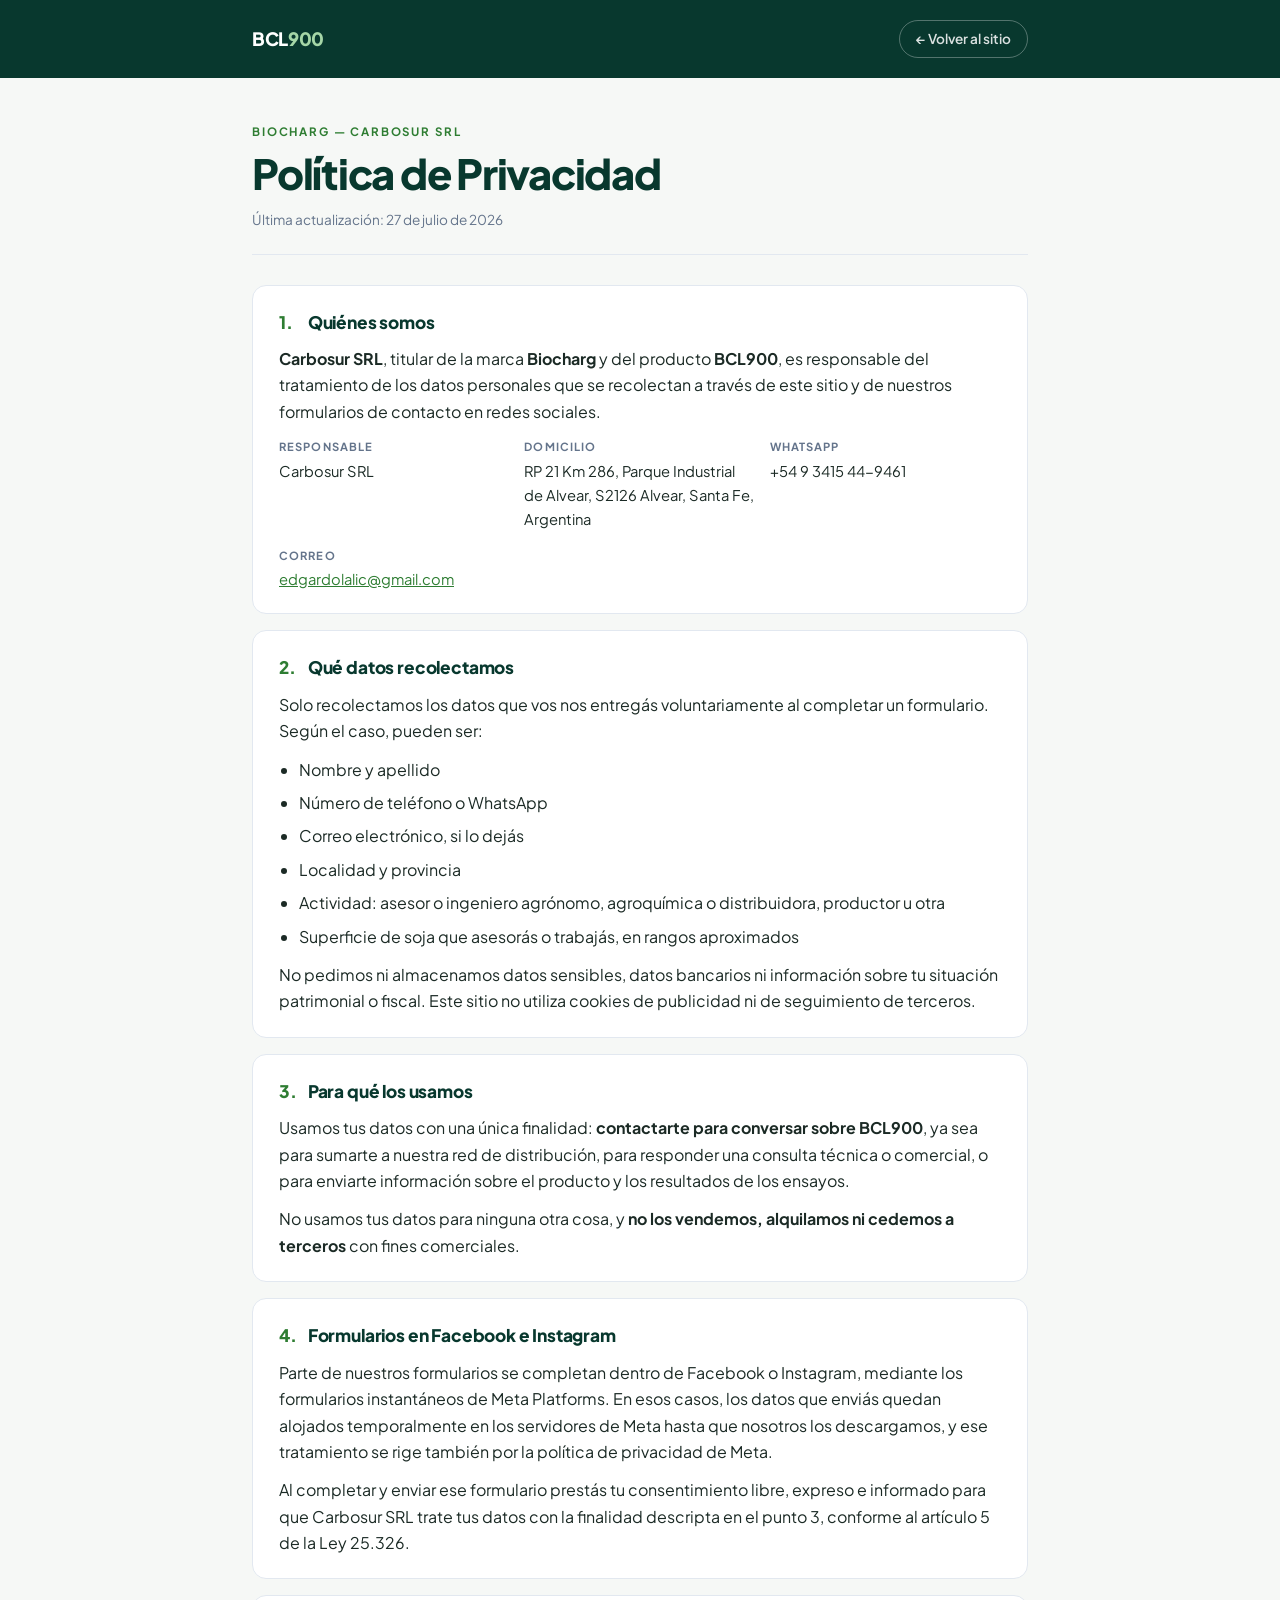
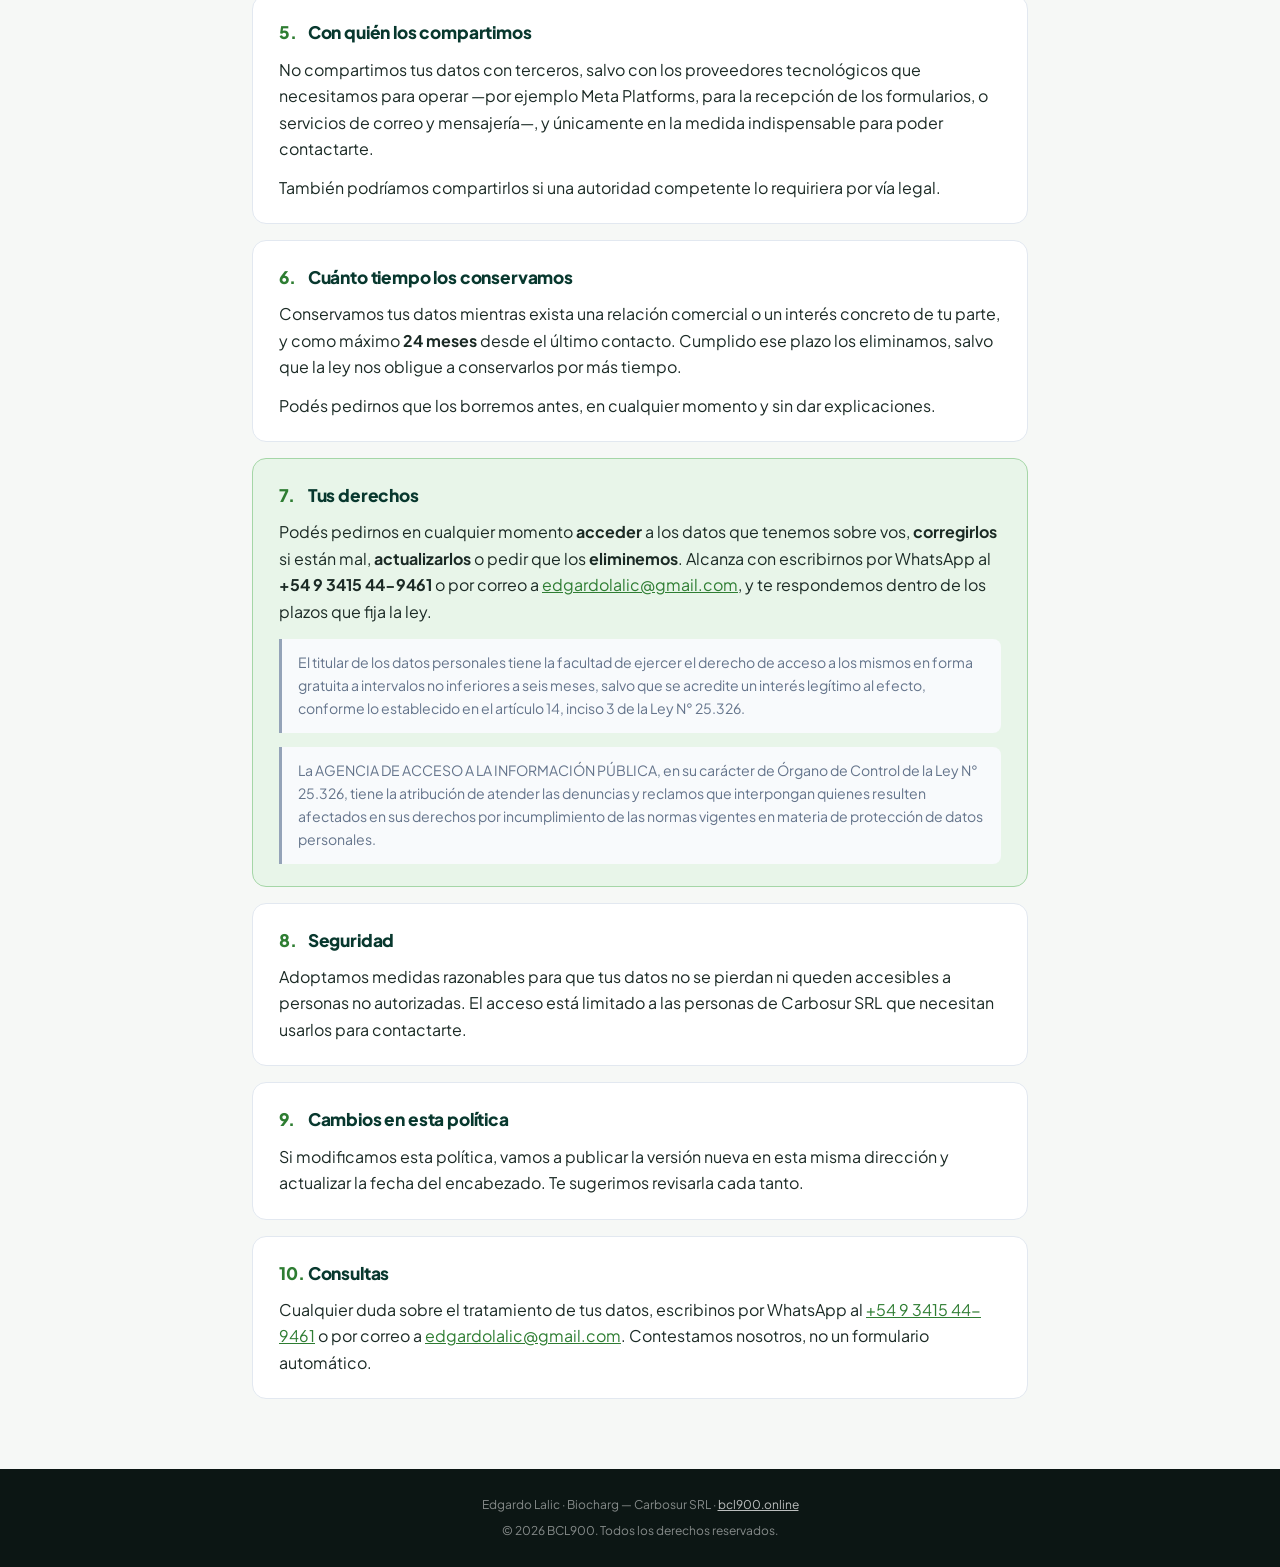
<file: privacidad.html>
<!DOCTYPE html>
<html lang="es-AR">

<head>
    <meta charset="UTF-8">
    <meta name="viewport" content="width=device-width, initial-scale=1.0">
    <title>Política de Privacidad — BCL900 | Biocharg — Carbosur SRL</title>
    <meta name="description"
        content="Política de privacidad de BCL900 (Biocharg — Carbosur SRL): qué datos personales recolectamos, con qué finalidad, por cuánto tiempo y cómo ejercer tus derechos conforme a la Ley 25.326.">
    <meta name="theme-color" content="#08382E">
    <meta name="robots" content="index, follow">
    <link rel="canonical" href="https://bcl900.online/privacidad.html">

    <link rel="preconnect" href="https://fonts.googleapis.com">
    <link rel="preconnect" href="https://fonts.gstatic.com" crossorigin>
    <link href="https://fonts.googleapis.com/css2?family=Plus+Jakarta+Sans:wght@400;500;600;700;800&display=swap"
        rel="stylesheet">

    <style>
        :root {
            --primary: #08382E;
            --primary-2: #0c1614;
            --accent: #2e7d32;
            --accent-soft: #e8f5e9;
            --ink: #1b2a25;
            --muted: #64748b;
            --muted-2: #94a3b8;
            --border: #e2e8f0;
            --bg: #f6f8f6;
            --white: #ffffff;
            --font-main: 'Plus Jakarta Sans', -apple-system, BlinkMacSystemFont, 'Segoe UI', sans-serif;
        }

        * { box-sizing: border-box; }

        body {
            margin: 0;
            background: var(--bg);
            color: var(--ink);
            font-family: var(--font-main);
            font-size: 16px;
            line-height: 1.65;
            -webkit-font-smoothing: antialiased;
        }

        .wrap { max-width: 820px; margin: 0 auto; padding: 0 22px; }

        header.top {
            background: var(--primary);
            color: #fff;
            padding: 20px 0;
        }

        header.top .wrap {
            display: flex;
            align-items: center;
            justify-content: space-between;
            gap: 16px;
            flex-wrap: wrap;
        }

        .brand {
            font-weight: 800;
            font-size: 1.15rem;
            letter-spacing: -0.02em;
            color: #fff;
            text-decoration: none;
        }

        .brand span { color: #a5d6a7; }

        .back {
            color: rgba(255, 255, 255, 0.85);
            text-decoration: none;
            font-size: 0.85rem;
            font-weight: 600;
            border: 1px solid rgba(255, 255, 255, 0.3);
            border-radius: 999px;
            padding: 7px 16px;
            transition: all 0.2s ease;
        }

        .back:hover { background: rgba(255, 255, 255, 0.12); }

        main { padding: 44px 0 20px; }

        .eyebrow {
            font-size: 0.72rem;
            font-weight: 700;
            letter-spacing: 0.16em;
            text-transform: uppercase;
            color: var(--accent);
            margin-bottom: 10px;
        }

        h1 {
            font-size: clamp(1.9rem, 5vw, 2.6rem);
            font-weight: 800;
            letter-spacing: -0.03em;
            line-height: 1.1;
            margin: 0 0 12px;
            color: var(--primary);
        }

        .updated {
            font-size: 0.85rem;
            color: var(--muted);
            margin: 0 0 30px;
            padding-bottom: 22px;
            border-bottom: 1px solid var(--border);
        }

        .card {
            background: var(--white);
            border: 1px solid var(--border);
            border-radius: 14px;
            padding: 22px 26px;
            margin-bottom: 16px;
        }

        .card.hi {
            background: var(--accent-soft);
            border-color: #a5d6a7;
        }

        h2 {
            font-size: 1.08rem;
            font-weight: 800;
            color: var(--primary);
            margin: 0 0 10px;
            letter-spacing: -0.01em;
        }

        h2 .num {
            display: inline-block;
            min-width: 26px;
            color: var(--accent);
            font-weight: 800;
        }

        p { margin: 0 0 12px; }
        p:last-child { margin-bottom: 0; }

        ul { margin: 0 0 12px; padding-left: 20px; }
        li { margin-bottom: 7px; }
        li:last-child { margin-bottom: 0; }

        a { color: var(--accent); }

        .legal {
            font-size: 0.88rem;
            color: var(--muted);
            background: #f8fafc;
            border-left: 3px solid var(--muted-2);
            padding: 12px 16px;
            margin: 14px 0 0;
            border-radius: 0 8px 8px 0;
        }

        .contact-grid {
            display: grid;
            grid-template-columns: repeat(auto-fit, minmax(200px, 1fr));
            gap: 14px;
            margin-top: 6px;
        }

        .contact-grid div {
            font-size: 0.92rem;
        }

        .contact-grid strong {
            display: block;
            font-size: 0.7rem;
            letter-spacing: 0.1em;
            text-transform: uppercase;
            color: var(--muted);
            font-weight: 700;
            margin-bottom: 3px;
        }

        footer.bot {
            background: var(--primary-2);
            color: rgba(255, 255, 255, 0.5);
            text-align: center;
            padding: 26px 0;
            margin-top: 34px;
            font-size: 0.75rem;
        }

        footer.bot a { color: rgba(255, 255, 255, 0.72); }
    </style>
</head>

<body>

    <header class="top">
        <div class="wrap">
            <a href="index.html" class="brand">BCL<span>900</span></a>
            <a href="index.html" class="back">&larr; Volver al sitio</a>
        </div>
    </header>

    <main>
        <div class="wrap">
            <div class="eyebrow">Biocharg — Carbosur SRL</div>
            <h1>Política de Privacidad</h1>
            <p class="updated">Última actualización: 27 de julio de 2026</p>

            <div class="card">
                <h2><span class="num">1.</span> Quiénes somos</h2>
                <p><strong>Carbosur SRL</strong>, titular de la marca <strong>Biocharg</strong> y del producto
                    <strong>BCL900</strong>, es responsable del tratamiento de los datos personales que se recolectan a
                    través de este sitio y de nuestros formularios de contacto en redes sociales.</p>
                <div class="contact-grid">
                    <div><strong>Responsable</strong>Carbosur SRL</div>
                    <div><strong>Domicilio</strong>RP 21 Km 286, Parque Industrial de Alvear, S2126 Alvear, Santa Fe,
                        Argentina</div>
                    <div><strong>WhatsApp</strong>+54 9 3415 44-9461</div>
                    <div><strong>Correo</strong><a href="mailto:edgardolalic@gmail.com">edgardolalic@gmail.com</a></div>
                </div>
            </div>

            <div class="card">
                <h2><span class="num">2.</span> Qué datos recolectamos</h2>
                <p>Solo recolectamos los datos que vos nos entregás voluntariamente al completar un formulario. Según el
                    caso, pueden ser:</p>
                <ul>
                    <li>Nombre y apellido</li>
                    <li>Número de teléfono o WhatsApp</li>
                    <li>Correo electrónico, si lo dejás</li>
                    <li>Localidad y provincia</li>
                    <li>Actividad: asesor o ingeniero agrónomo, agroquímica o distribuidora, productor u otra</li>
                    <li>Superficie de soja que asesorás o trabajás, en rangos aproximados</li>
                </ul>
                <p>No pedimos ni almacenamos datos sensibles, datos bancarios ni información sobre tu situación
                    patrimonial o fiscal. Este sitio no utiliza cookies de publicidad ni de seguimiento de terceros.</p>
            </div>

            <div class="card">
                <h2><span class="num">3.</span> Para qué los usamos</h2>
                <p>Usamos tus datos con una única finalidad: <strong>contactarte para conversar sobre BCL900</strong>, ya
                    sea para sumarte a nuestra red de distribución, para responder una consulta técnica o comercial, o
                    para enviarte información sobre el producto y los resultados de los ensayos.</p>
                <p>No usamos tus datos para ninguna otra cosa, y <strong>no los vendemos, alquilamos ni cedemos a
                        terceros</strong> con fines comerciales.</p>
            </div>

            <div class="card">
                <h2><span class="num">4.</span> Formularios en Facebook e Instagram</h2>
                <p>Parte de nuestros formularios se completan dentro de Facebook o Instagram, mediante los formularios
                    instantáneos de Meta Platforms. En esos casos, los datos que enviás quedan alojados temporalmente en
                    los servidores de Meta hasta que nosotros los descargamos, y ese tratamiento se rige también por la
                    política de privacidad de Meta.</p>
                <p>Al completar y enviar ese formulario prestás tu consentimiento libre, expreso e informado para que
                    Carbosur SRL trate tus datos con la finalidad descripta en el punto 3, conforme al artículo 5 de la
                    Ley 25.326.</p>
            </div>

            <div class="card">
                <h2><span class="num">5.</span> Con quién los compartimos</h2>
                <p>No compartimos tus datos con terceros, salvo con los proveedores tecnológicos que necesitamos para
                    operar —por ejemplo Meta Platforms, para la recepción de los formularios, o servicios de correo y
                    mensajería—, y únicamente en la medida indispensable para poder contactarte.</p>
                <p>También podríamos compartirlos si una autoridad competente lo requiriera por vía legal.</p>
            </div>

            <div class="card">
                <h2><span class="num">6.</span> Cuánto tiempo los conservamos</h2>
                <p>Conservamos tus datos mientras exista una relación comercial o un interés concreto de tu parte, y como
                    máximo <strong>24 meses</strong> desde el último contacto. Cumplido ese plazo los eliminamos, salvo
                    que la ley nos obligue a conservarlos por más tiempo.</p>
                <p>Podés pedirnos que los borremos antes, en cualquier momento y sin dar explicaciones.</p>
            </div>

            <div class="card hi">
                <h2><span class="num">7.</span> Tus derechos</h2>
                <p>Podés pedirnos en cualquier momento <strong>acceder</strong> a los datos que tenemos sobre vos,
                    <strong>corregirlos</strong> si están mal, <strong>actualizarlos</strong> o pedir que los
                    <strong>eliminemos</strong>. Alcanza con escribirnos por WhatsApp al
                    <strong>+54 9 3415 44-9461</strong> o por correo a
                    <a href="mailto:edgardolalic@gmail.com">edgardolalic@gmail.com</a>, y te respondemos dentro de los
                    plazos que fija la ley.</p>
                <p class="legal">El titular de los datos personales tiene la facultad de ejercer el derecho de acceso a
                    los mismos en forma gratuita a intervalos no inferiores a seis meses, salvo que se acredite un
                    interés legítimo al efecto, conforme lo establecido en el artículo 14, inciso 3 de la Ley N° 25.326.
                </p>
                <p class="legal">La AGENCIA DE ACCESO A LA INFORMACIÓN PÚBLICA, en su carácter de Órgano de Control de la
                    Ley N° 25.326, tiene la atribución de atender las denuncias y reclamos que interpongan quienes
                    resulten afectados en sus derechos por incumplimiento de las normas vigentes en materia de
                    protección de datos personales.</p>
            </div>

            <div class="card">
                <h2><span class="num">8.</span> Seguridad</h2>
                <p>Adoptamos medidas razonables para que tus datos no se pierdan ni queden accesibles a personas no
                    autorizadas. El acceso está limitado a las personas de Carbosur SRL que necesitan usarlos para
                    contactarte.</p>
            </div>

            <div class="card">
                <h2><span class="num">9.</span> Cambios en esta política</h2>
                <p>Si modificamos esta política, vamos a publicar la versión nueva en esta misma dirección y actualizar
                    la fecha del encabezado. Te sugerimos revisarla cada tanto.</p>
            </div>

            <div class="card">
                <h2><span class="num">10.</span> Consultas</h2>
                <p>Cualquier duda sobre el tratamiento de tus datos, escribinos por WhatsApp al
                    <a href="https://wa.me/5493415449461" target="_blank" rel="noopener">+54 9 3415 44-9461</a>
                    o por correo a <a href="mailto:edgardolalic@gmail.com">edgardolalic@gmail.com</a>.
                    Contestamos nosotros, no un formulario automático.</p>
            </div>
        </div>
    </main>

    <footer class="bot">
        <div class="wrap">
            <p style="margin:0 0 6px;">Edgardo Lalic · Biocharg — Carbosur SRL ·
                <a href="index.html">bcl900.online</a>
            </p>
            <p style="margin:0;">&copy; 2026 BCL900. Todos los derechos reservados.</p>
        </div>
    </footer>

</body>

</html>
</file>
